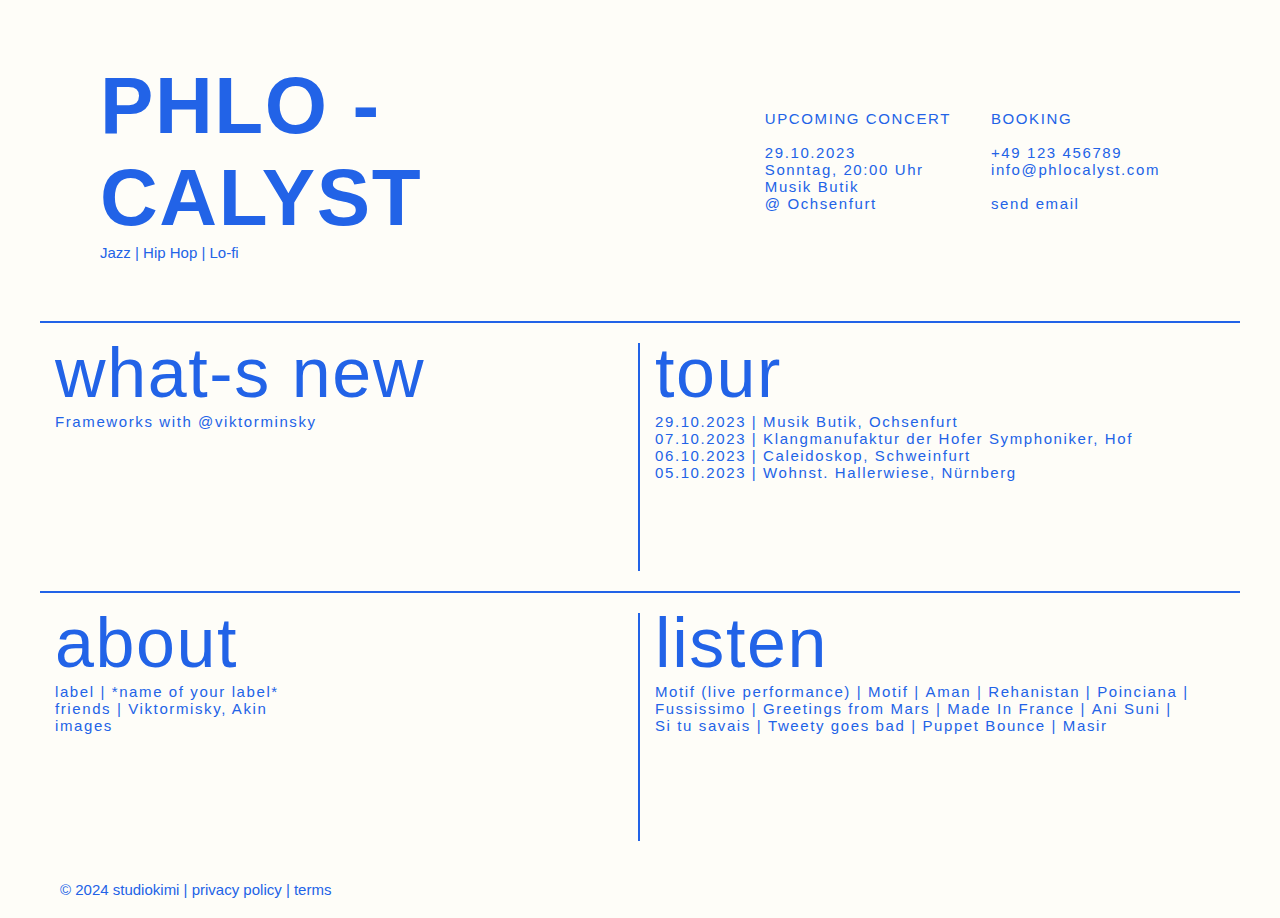
<file: index.html>
<!DOCTYPE html>
<html lang="en">
<head>
    <meta charset="UTF-8">
    <meta name="viewport" content="width=device-width, initial-scale=1.0">
    <link rel="stylesheet" href="index.css">
    <link rel="stylesheet" href="media.css">
    <link rel="icon" href="image/favicon.ico" type="image/x-icon">
    <title>phlocalyst</title>
</head>
<body>
    <header>
        <div class="logo">
            <h1><a href="index">PHLO -<br>CALYST</a></h1>
            <p>Jazz | Hip Hop | Lo-fi</p>
        </div>
        <div class="index">
            <ul>
                <li>UPCOMING CONCERT</li>
                <br>
                <li>29.10.2023</li>
                <li>Sonntag, 20:00 Uhr</li>
                <li>Musik Butik</li>
                <li>@ Ochsenfurt</li>
            </ul>
            <ul>
                <li>BOOKING</li>
                <br>
                <li>+49 123 456789</li>
                <li>info@phlocalyst.com</li>
                <br>
                <li><a href="mailto:info@rehansyed.de">send email</a></li>
            </ul>
        </div>
    </header>
    <main>
        <section class="main">
            <a href="new.html">what-s new </a>
            <p>Frameworks with @viktorminsky</p>

        </section>
        <section class="main">
            <a href="tour.html">tour</a>
            <p>29.10.2023 | Musik Butik, Ochsenfurt</p>
            <p>07.10.2023 | Klangmanufaktur der Hofer Symphoniker, Hof</p>
            <p>06.10.2023 | Caleidoskop, Schweinfurt</p>
            <p>05.10.2023 | Wohnst. Hallerwiese, Nürnberg</p>
        </section>
        <section class="main">
            <a href="about.html">about</a>
            <p><a href="about.html/haraldoeler.html">label | *name of your label*</a></p>
            <p><a href="about.html/simonort.html">friends | Viktormisky, Akin </a></p>
            <p><a href="galerie.html">images</a></p>
        </section>
        <section class="main">
            <a href="listen.html">listen</a>
            <p>
                <a class="listen" href="listen.html#MotifLive">Motif (live performance)</a> | 
                <a class="listen" href="listen.html#Motif">Motif</a> | 
                <a class="listen" href="listen.html#Aman">Aman</a> | 
                <a class="listen" href="listen.html#Rehanistan">Rehanistan</a> | 
                <a class="listen" href="listen.html#Poinciana">Poinciana</a> | 
                <a class="listen" href="listen.html#Fussissimo">Fussissimo</a> | 
                <a class="listen" href="listen.html#GreetingsfromMars">Greetings from Mars</a> | 
                <a class="listen" href="listen.html#MadeInFrance">Made In France</a> | 
                <a class="listen" href="listen.html#AniSuni">Ani Suni</a> | 
                <a class="listen" href="listen.html#Situsavais">Si tu savais</a> | 
                <a class="listen" href="listen.html#Tweetygoesbad">Tweety goes bad</a> | 
                <a class="listen" href="listen.html#PuppetBounce">Puppet Bounce</a> | 
                <a class="listen" href="listen.html#Masir">Masir</a>
            </p>
        </section>
        <footer>
            <div class="footer">
                <p>&copy; 2024 <a href="" target="_blank">studiokimi</a> | <a href="privacy" target="_blank">privacy policy</a> | <a href="terms" target="_blank">terms</a></p>
            </div>
        </footer>
    </main>
</body>
</html>
</file>
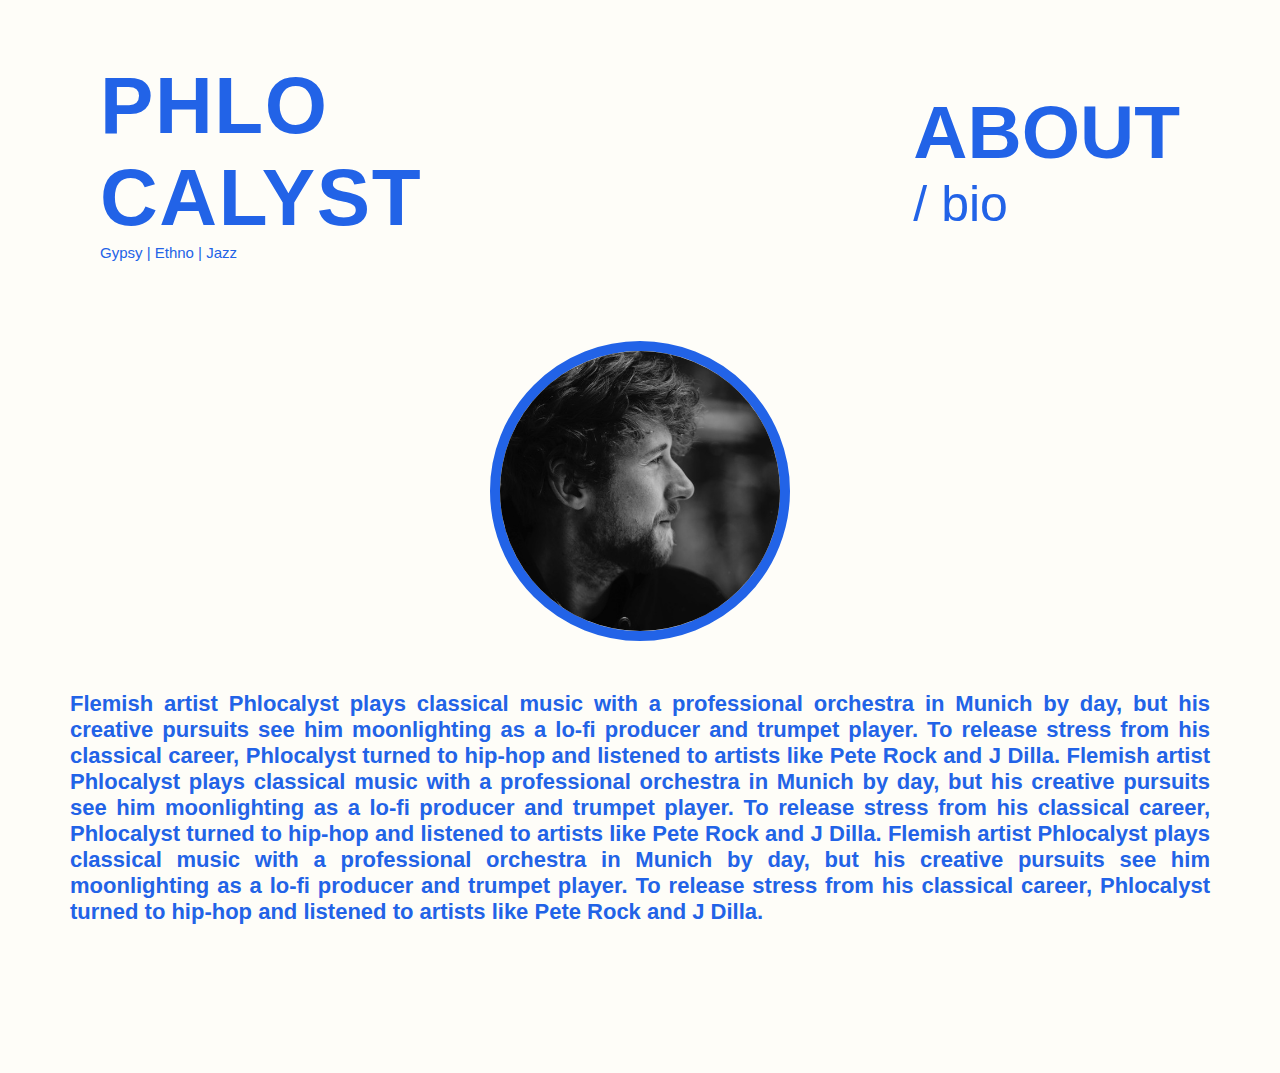
<file: about.html>
<!DOCTYPE html>
<html lang="en">
<head>
    <meta charset="UTF-8">
    <meta name="viewport" content="width=device-width, initial-scale=1.0">
    <title>phlocalyst</title>
    <link rel="icon" href="image/favicon.ico" type="image/x-icon">
    <link rel="stylesheet" href="index.css">
    <link rel="stylesheet" href="media.css">
    <style>
        /* Style for the lightbox */
        .lightbox {
            display: none;
            position: fixed;
            z-index: 999;
            padding-top: 100px;
            left: 0;
            top: 0;
            width: 100%;
            height: 100%;
            overflow: auto;
            background-color: rgb(0,0,0);
            background-color: rgba(0,0,0,0.9);
        }
        .lightbox-content {
            margin: auto;
            display: block;
            width: 80%;
            max-width: 800px;
        }
        .lightbox img {
            width: 100%;
            height: auto;
        }
        .lightbox-close {
            position: absolute;
            top: 15px;
            right: 35px;
            color: #f1f1f1;
            font-size: 40px;
            font-weight: bold;
            transition: 0.3s;
        }
        .lightbox-close:hover,
        .lightbox-close:focus {
            color: #bbb;
            text-decoration: none;
            cursor: pointer;
        }
    </style>
</head>
<body>
    <header>
        <div class="logo">
            <h1><a href="index">PHLO<br>CALYST</a></h1>
            <p>Gypsy | Ethno | Jazz</p>
        </div>
        <div class="header">
            <h2>ABOUT</h2>
            <p>/ bio</p>
        </div>
    </header>
    <section id="about">
        <div class="team-member">
            <!-- Adding a link with class "lightbox-trigger" -->
            <a href="#" class="lightbox-trigger">
                <img src="image/phlocalyst.jpg" alt="phlocalst">
            </a>
        </div>

        <!-- Lightbox HTML -->
        <div id="lightbox" class="lightbox">
            <span class="lightbox-close" onclick="closeLightbox()">&times;</span>
            <div class="lightbox-content">
                <img src="image/phlocalyst.jpg" alt="phlocalst">
            </div>
        </div>
        
     
        <h2>Flemish artist Phlocalyst plays classical music with a professional orchestra in Munich by day, but his creative pursuits see him moonlighting as a lo-fi producer and trumpet player. To release stress from his classical career, Phlocalyst turned to hip-hop and listened to artists like Pete Rock and J Dilla. Flemish artist Phlocalyst plays classical music with a professional orchestra in Munich by day, but his creative pursuits see him moonlighting as a lo-fi producer and trumpet player. To release stress from his classical career, Phlocalyst turned to hip-hop and listened to artists like Pete Rock and J Dilla. Flemish artist Phlocalyst plays classical music with a professional orchestra in Munich by day, but his creative pursuits see him moonlighting as a lo-fi producer and trumpet player. To release stress from his classical career, Phlocalyst turned to hip-hop and listened to artists like Pete Rock and J Dilla.</h2>
        <br>
    </section>

    <!-- JavaScript for the lightbox functionality -->
    <script>
        // Function to open the lightbox
        function openLightbox() {
            document.getElementById('lightbox').style.display = 'block';
        }

        // Function to close the lightbox
        function closeLightbox() {
            document.getElementById('lightbox').style.display = 'none';
        }

        // Get all elements with class "lightbox-trigger"
        var lightboxTriggers = document.getElementsByClassName('lightbox-trigger');

        // Add event listeners to all lightbox triggers
        for (var i = 0; i < lightboxTriggers.length; i++) {
            lightboxTriggers[i].addEventListener('click', function(e) {
                e.preventDefault();
                openLightbox();
            });
        }
    </script>
</body>
</html>
</file>
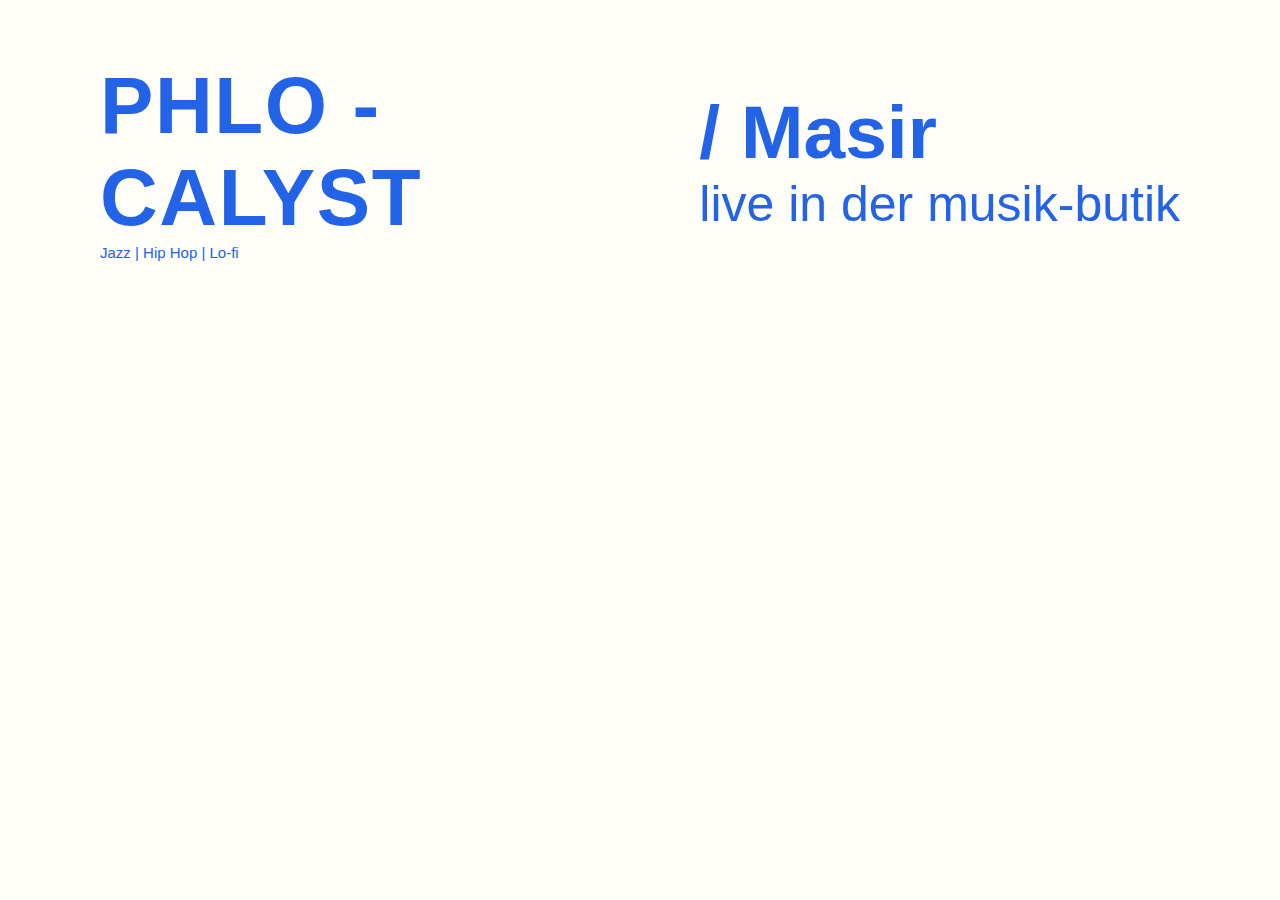
<file: bossa9.html>
<!DOCTYPE html>
<html lang="en">
<head>
    <meta charset="UTF-8">
    <meta name="viewport" content="width=device-width, initial-scale=1.0">
    <link rel="stylesheet" href="index.css">
    <title>phlocalyst</title>
    <style>
        header {
            display: flex;
        }
        .song {
            font-size: 50px;
        }
    </style>
</head>
<body>
    <header>
        <div class="logo">
            <h1><a href="index">PHLO -<br>CALYST</a></h1>
            <p>Jazz | Hip Hop | Lo-fi</p>
        </div>
        <div class="song">
            <h2>/ Masir</h2>
            <p>live in der musik-butik</p>
        </div>
    </header>
    <main>
        
    </main>
</body>
</html>
</file>
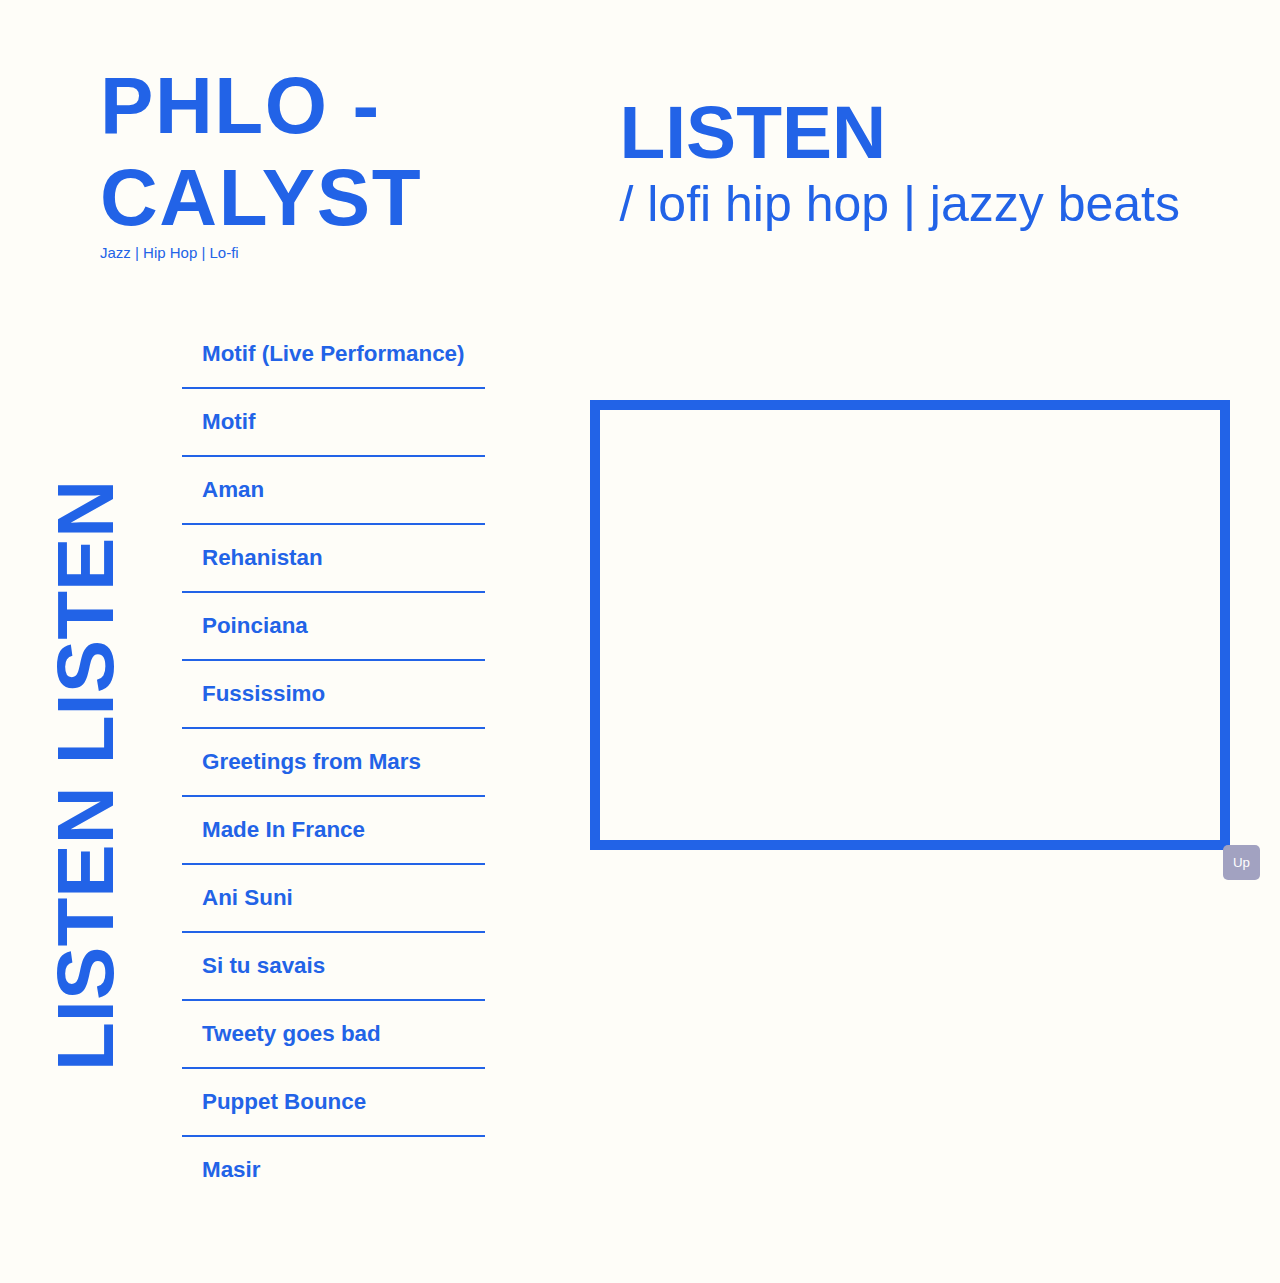
<file: listen.html>
<!DOCTYPE html>
<html lang="en">
<head>
    <meta charset="UTF-8">
    <meta name="viewport" content="width=device-width, initial-scale=1.0">
    <title>phlocalyst</title>
    <link rel="icon" href="image/favicon.ico" type="image/x-icon">
    <link rel="stylesheet" href="index.css">
    <link rel="stylesheet" href="media.css">
    <link rel="stylesheet" href="https://cdnjs.cloudflare.com/ajax/libs/font-awesome/6.2.1/css/all.min.css">
</head>
<body>
    <header>
        <div class="logo">
            <h1><a href="index">PHLO -<br>CALYST</a></h1>
            <p>Jazz | Hip Hop | Lo-fi</p>
        </div>
        </div>
        <div class="header">
            <h2>LISTEN</h2>
            <p>/ lofi hip hop | jazzy beats</p>
        </div>
    </header>
    <section id="listen" class="section">
        <h1 class="title">LISTEN LISTEN</h1>
        <ul>
            <li id="MotifLive" data-src="https://www.youtube.com/embed/ClN9-peEIKE?si=wAO8rjROR52LC8Hq">Motif (Live Performance)</li>
            <li id="Motif" data-src="https://www.youtube.com/embed/zxUZ_XtwVZo?si=KVSWgxmnzY1uA1Ub">Motif</li>
            <li id="Aman" data-src="https://www.youtube.com/embed/WkxEwOPyBnw?si=YLUGdXq7obswHsmz">Aman</li>
            <li id="Rehanistan" data-src="https://www.example.com/iframe4">Rehanistan</li>
            <li id="Poinciana" data-src="https://www.example.com/iframe5">Poinciana</li>
            <li id="Fussissimo" data-src="https://www.example.com/iframe6">Fussissimo</li>
            <li id="GreetingsfromMars" data-src="https://www.example.com/iframe6">Greetings from Mars</li>
            <li id="MadeInFrance" data-src="https://www.example.com/iframe6">Made In France</li>
            <li id="AniSuni" data-src="https://www.example.com/iframe6">Ani Suni</li>
            <li id="Situsavais" data-src="https://www.example.com/iframe6">Si tu savais</li>
            <li id="Tweetygoesbad" data-src="https://www.example.com/iframe6">Tweety goes bad</li>
            <li id="PuppetBounce" data-src="https://www.example.com/iframe6">Puppet Bounce</li>
            <li id="Masir" data-src="https://www.example.com/iframe6">Masir</li>
        </ul>
    </section>
    <button id="scrollToTopBtn" onclick="scrollToTop()">Up</button>
    <div id="iframe-container">
        <iframe id="iframe" src=""></iframe>
    </div>
    <script>
        document.addEventListener("DOMContentLoaded", function() {
            var hash = window.location.hash.substring(1); // Get the hash value from the URL

            if (hash) {
                // Convert the hash value to match the id of the list item
                var trackId = hash.replace(/\s+/g, '_');
                var trackElement = document.getElementById(trackId); // Find the corresponding list item by ID

                if (trackElement) {
                    // Get the data-src attribute of the corresponding list item
                    var src = trackElement.getAttribute('data-src');

                    if (src) {
                        // Update the source of the iframe with the data-src
                        var iframe = document.getElementById('iframe');
                        iframe.src = src + '&autoplay=1'; // Append autoplay parameter to enable auto-play
                    }
                }
            }
        });

        var listItems = document.querySelectorAll('#listen ul li');
        var iframeContainer = document.getElementById('iframe-container');
        var iframe = document.getElementById('iframe');
        var headerParagraph = document.querySelector('.header p');

        // Default image URL
        var defaultImageUrl = '';

        // Set default image in the iframe
        iframe.src = defaultImageUrl;

        listItems.forEach(function(item) {
            item.addEventListener('click', function(event) {
                event.preventDefault(); // Prevent the default link behavior
                var src = item.getAttribute('data-src');
                var trackName = item.innerText; // Get the text content of the clicked list item

                // Extract the video ID from the data-src attribute
                var videoId = src.split('/').pop().split('?')[0];

                // Construct the YouTube embed URL
                var youtubeEmbedUrl = 'https://www.youtube.com/embed/' + videoId + '?autoplay=1';

                iframe.src = youtubeEmbedUrl;
                headerParagraph.textContent = "/ " + trackName; // Append '/' before the track name
            });
        });

        function scrollToTop() {
            window.scrollTo({
                top: 0,
                behavior: 'smooth'
            });
        }
    </script>
</body>
</html>
</file>
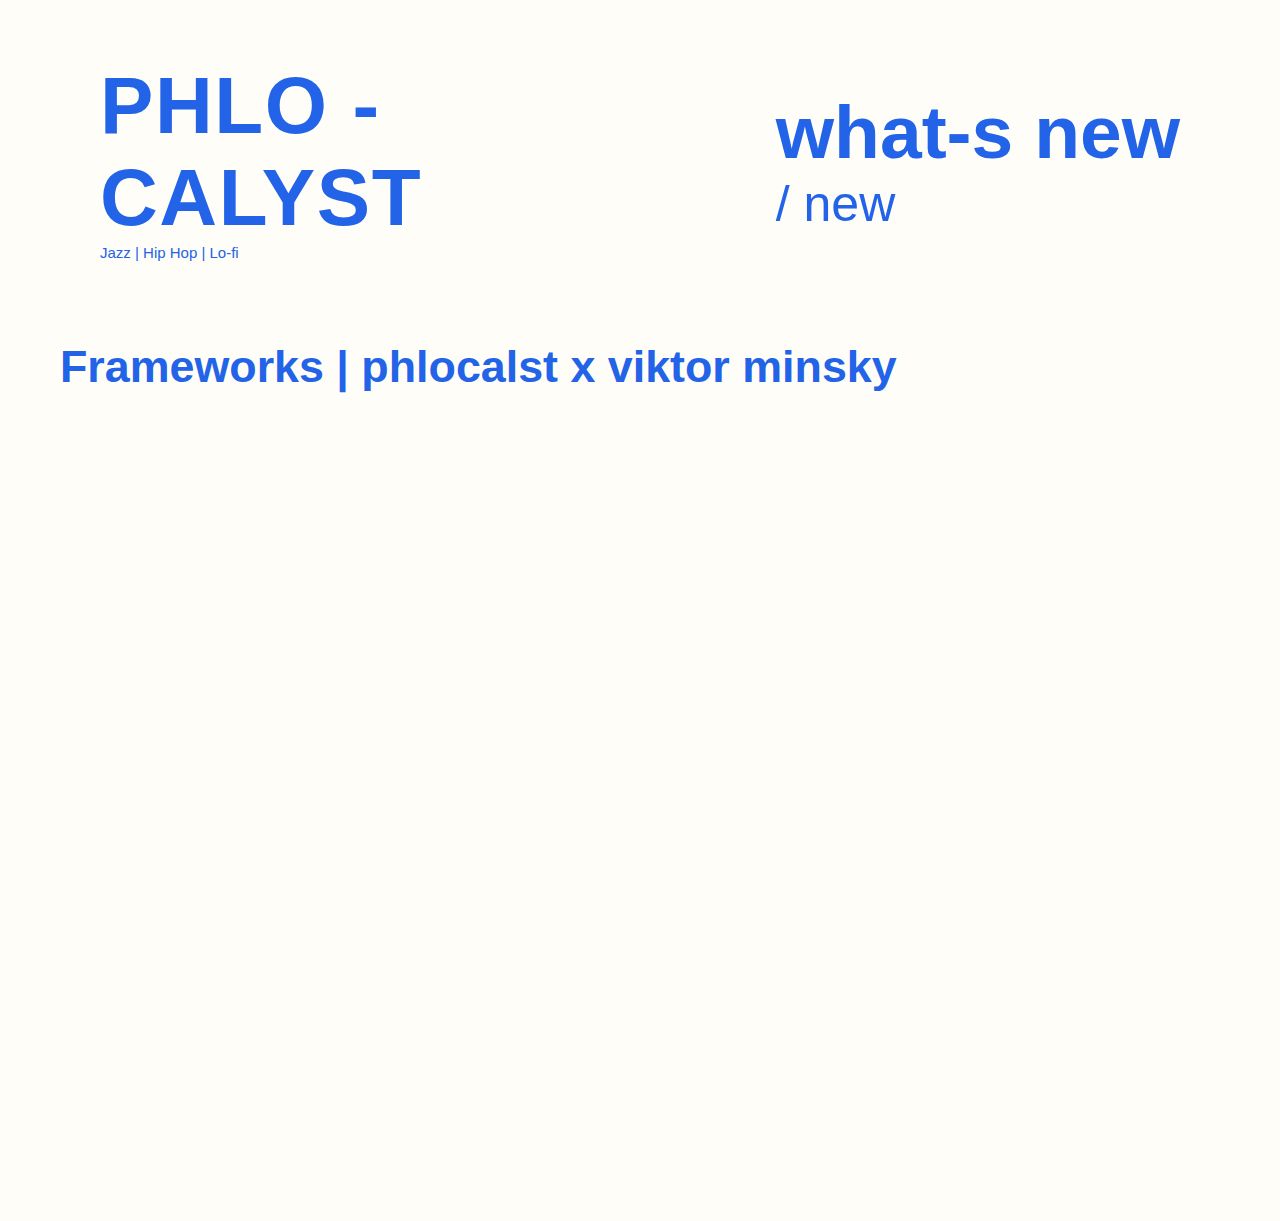
<file: new.html>
<!DOCTYPE html>
<html lang="en">
<head>
    <meta charset="UTF-8">
    <meta name="viewport" content="width=device-width, initial-scale=1.0">
    <title>phlocalyst</title>
    <link rel="icon" href="image/favicon.ico" type="image/x-icon">
    <link rel="stylesheet" href="index.css">
    <link rel="stylesheet" href="media.css">
    <link rel="stylesheet" href="https://cdnjs.cloudflare.com/ajax/libs/font-awesome/6.2.1/css/all.min.css">
</head>
<body>
    <header>
        <div class="logo">
            <h1><a href="index">PHLO -<br>CALYST</a></h1>
            <p>Jazz | Hip Hop | Lo-fi</p>
        </div>
        </div>
        <div class="header">
            <h2>what-s new</h2>
            <p>/ new</p>
        </div>
    </header>
    <section id="new" class="section">
        <div class="new">
            <h1>Frameworks | phlocalst x viktor minsky </h1>
            <iframe style="border-radius:12px" src="https://open.spotify.com/embed/album/5yoMLqQhCNenP58Jj47JIp?utm_source=generator&theme=0" width="50%" height="352" frameBorder="0" allowfullscreen="" allow="autoplay; clipboard-write; encrypted-media; fullscreen; picture-in-picture" loading="lazy"></iframe>
        </div>
    </section>
</body>
</html>
</file>
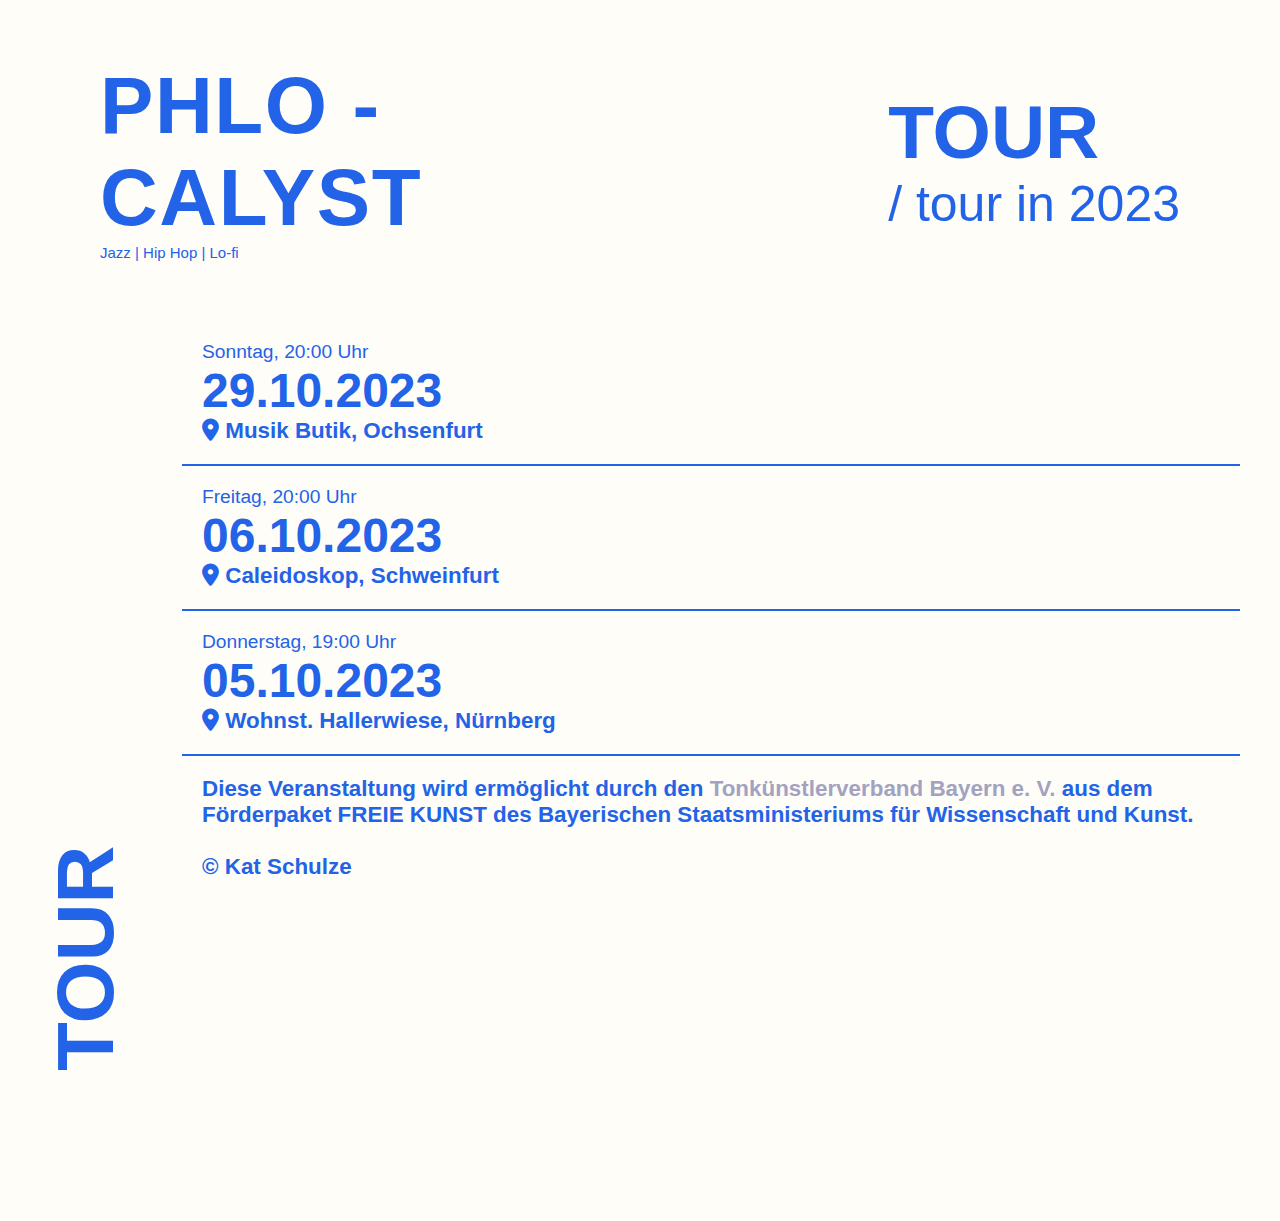
<file: tour.html>
<!DOCTYPE html>
<html lang="en">
<head>
    <meta charset="UTF-8">
    <meta name="viewport" content="width=device-width, initial-scale=1.0">
    <title>phlocalyst</title>
    <link rel="icon" href="image/favicon.ico" type="image/x-icon">
    <link rel="stylesheet" href="index.css">
    <link rel="stylesheet" href="media.css">
    <link rel="stylesheet" href="https://cdnjs.cloudflare.com/ajax/libs/font-awesome/6.2.1/css/all.min.css">
</head>
<body>
    <header>
        <div class="logo">
            <h1><a href="index">PHLO -<br>CALYST</a></h1>
            <p>Jazz | Hip Hop | Lo-fi</p>
        </div>
        <div class="header">
            <h2>TOUR</h2>
            <p>/ tour in 2023</p>
        </div>
    </header>
    <section id="tour" class="section">
        <h1 class="title">tour</h1>
        <ul>
            <li>
                <p class="uhr">Sonntag, 20:00 Uhr</p>
                <p class="datum">29.10.2023</p>
                <p><i class="fa-solid fa-location-dot"></i> <a href="https://musik-butik.de/tag/fussissimo/" target="_blank" >Musik Butik, Ochsenfurt</a></p>
            </li>
            <li>
                <p class="uhr">Freitag, 20:00 Uhr</p>
                <p class="datum">06.10.2023</p>
                <p><i class="fa-solid fa-location-dot"></i> <a href="https://drum-experience.de/event/trio-fussissimo/" target="_blank"> Caleidoskop, Schweinfurt</a></p>                
            </li>
            <li>
                <p class="uhr">Donnerstag, 19:00 Uhr</p>
                <p class="datum">05.10.2023</p>
                <p><i class="fa-solid fa-location-dot"></i> <a href="" target="_blank">Wohnst. Hallerwiese, Nürnberg</a></p>
            </li>
            <li>
                <p>Diese Veranstaltung wird ermöglicht durch den <a href="https://www.dtkvbayern.de" target="_blank"><span>Tonkünstlerverband Bayern e. V. </span></a> aus dem Förderpaket FREIE KUNST des Bayerischen Staatsministeriums für Wissenschaft und Kunst.</p>
                <br>
                <p>© Kat Schulze</p>
            </li>
        </ul>
            </section>
</body>
</html>
</file>
<file: index.css>
:root {
    --main-color: #FEFDF8;
    --secondary-color: #2263E7;
    --extra-color:#a2a2c1;
  }
* {
    margin: 0;
    padding: 0;
    list-style: none;
    box-sizing: border-box;
    scrollbar-width: none; /* Firefox */
    -ms-overflow-style: none; /* IE and Edge */
}
*::-webkit-scrollbar {
    display: none; /* Chrome, Safari, and Opera */
}
html {
	font-family: Helvetica;
	scroll-behavior: smooth;
}
a {
    color: var(--secondary-color);
    text-decoration: none;
}  
a:hover {
    font-style: italic;
    color: var(--extra-color);
}
span {
    color: var(--extra-color);
}
body {
    background-color: var(--main-color);
    color: var(--secondary-color);
    max-width: 1200px;
    margin: 0 auto;
    height:auto;
}
header {
    padding: 60px;
    display: flex;
    justify-content: space-between;
    align-items: center;
}
.logo {
    font-size: 40px;
    letter-spacing: 0.1rem;
}
.logo :hover {
    color: var(--secondary-color);
}
.logo p {
    font-size: 15px;
    letter-spacing: normal;
}
.index {
    display: flex;
    justify-content: space-between;
    letter-spacing: 0.1rem;
    font-weight: lighter;
    font-size: 15px;
}
.index ul {
    padding:20px;
}

.header {
    font-size: 50px;
}
.header .copyright {
    font-size: 15px;
    text-align: right;
    letter-spacing: 0.1rem;
    font-weight: lighter;
}
   
main {
    display: flex;
    flex-wrap: wrap;
    height: 100%;
}
main::after {
    content: ""; /* Create an empty content for the ::after pseudo-element */
    position: absolute; /* Position it absolutely */
    top: 0;
    left: 0;
    width: 100%; /* Cover the entire body */
    height: 100%;
    z-index: -1; /* Place it behind the content */
    opacity: 0.2; /* Opacity of the background image */
    background-size: cover; /* This property ensures that the background image covers the entire element */
    background-repeat: no-repeat; 
}
main p {
    font-size: 15px;
}
.main {
    width: 50%;
    height: 270px;
    padding-top: 10px;
    padding-left: 15px;
    font-size: 70px;
    font-weight: lighter;
    letter-spacing: 0.1rem;
    border-top: solid 2px var(--secondary-color);
    position: relative; 
}

.main:not(:nth-child(2)):not(:nth-child(4)):before {
    content: ''; /* Adding a pseudo-element for spacing */
    position: absolute;
    top: 20px; /* Adjust top spacing as needed */
    bottom: 20px; /* Adjust bottom spacing as needed */
    right: 0;
    width: 2px;
    background-color: var(--secondary-color);
}
.main a {
    color: var(--secondary-color);
    text-decoration: none;
    display: inline-block;
    position: relative; /* Added for positioning */
    transition: transform 0.3s;
}
.main a:hover {
    color: var(--second-color);
    transform: skewX(15deg); 
    font-style: italic; 
}
.main a::after {
    content: '\2192'; /* Unicode character for right arrow */
    position: absolute;
    top: 50%;
    right: -100px; /* Adjust distance from text */
    transform: translateY(-50%) scale(0); /* Initially hidden */
    color: rgba(240, 248, 255, 0.5); /* Adjust arrow color */
    font-family: "Font Awesome"; /* Assuming you're using Font Awesome for icons */
    z-index: -1;
    transition: transform 0.3s ease, color 0.3s ease; /* Added transition for smooth animation */
}

.main a:hover::after {
    transform: translateY(-50%) scale(1); /* Show arrow on hover */
    color: var(--secondary-color);
}


.title{
    writing-mode: vertical-lr; 
    text-orientation: mixed; 
    transform: rotate(180deg);
    font-size: 80px;
    text-transform: uppercase;
    margin-right: 50px;
    margin-bottom: 50px; /**/
}

section {
    padding-bottom: 100px;
}
/* new */
#new {
    display: flex;
    flex-direction: column;

}
#new .new {
    padding: 20px;
}
/* about */
#about {
    display: flex;
    flex-wrap: wrap;
    text-align: justify;
    height: auto;
    justify-content: center;
}
#about h2 {
    font-size: 22px;
    margin: 30px;
}
.team-member {
    position: relative;
    width: 300px;
    height: 300px;
    border-radius: 50%;
    overflow: hidden;
    margin: 20px;
    border: 10px solid var(--secondary-color);
}

.team-member img {
    width: 100%;
    height: 100%;
    object-fit: cover;
    object-position: top;
    transition: opacity 0.3s ease;
}

.team-member:hover img {
    opacity: 0.7; 
}

.team-member::after {
    content: attr(alt);
    position: absolute;
    top: 50%;
    left: 50%;
    transform: translate(-50%, -50%);
    opacity: 0;
    transition: opacity 0.3s ease;
}

.team-member:hover::after {
    opacity: 1;
}

.section {
    width: 100%;
	height: 100vh;
    display: flex;
    font-size: 1.4rem;
    font-weight: bold;
}
.section ul li {
    border-bottom: 2px solid var(--secondary-color);
    padding: 20px;
    padding-bottom: 20px;
}
.section ul li:last-child {
    border-bottom: none;
}
/* tour */
.uhr {
    font-weight: lighter;
    font-size: 1.2rem;
}
.datum {
    font-size: 3rem;
}

#tour img {
    width: 600px;
    margin-left: 40px;
    padding-bottom: 50px; /**/
}

/* listen */
#listen li:hover {
    cursor: pointer;
    color: var(--extra-color);
}
#listen ul li:last-child {
    padding-bottom: 100px;
}
#iframe-container {
    position: absolute;
    top: 400px;
    right: 50px;
    width: 50%;
    height: 50%;
    border: 10px solid var(--secondary-color);
}

iframe {
    width: 100%;
    height: 100%;
    border: none;
}

#scrollToTopBtn {
    position: fixed;
    bottom: 20px;
    right: 20px;
    z-index: 9999;
    background-color: var(--extra-color);
    color: #fff;
    border: none;
    border-radius: 5px;
    padding: 10px;
    cursor: pointer;
}

/* galerie */
#galerie {
    height: auto;
}
.galerie img {
    width: 320px;
}

.galerie .group {
    width:970px;
}
.galerie img:hover {
    cursor: pointer;
}
.modal {
    display: none;
    position: fixed;
    z-index: 1;
    left: 0;
    top: 0;
    width: 100%;
    height: 100%;
    overflow: auto;
    background-color: rgba(0, 0, 0, 0.8); /* Dark background with opacity */
}
.modal-content {
    margin: auto;
    display: block;
    width: 80%;
    max-width: 800px;
}
.modal-content img {
    width: 100%;
    height: auto;
    display: block;
    margin: auto;
}

.close {
    position: absolute;
    top: 10px;
    right: 20px;
    color: #fff;
    font-size: 50px;
    font-weight: bold;
    cursor: pointer;
}

.footer {
    font-weight: lighter;
    font-size: 15px;
    padding: 20px;
    display: inline-flex;
}
</file>
<file: media.css>
@media only screen and (min-width: 1200px) and (max-width: 1399px) {

}
@media only screen and (min-width: 992px) and (max-width: 1199px) {
    .logo {
        color: green;
        padding-right: 50px;
    }
    body {
        max-width: 990px;
    }
    .team-member {
        width: 270px;
        height: 270px;
    }
    #tour {
        display: flex;
        flex-direction: column;
    }
    #tour .title {
        display: none;
    }
    #tour img {
        width: 900px;
        padding-bottom: 100px; /**/
    }
}

@media only screen and (min-width: 768px) and (max-width: 991px) {
    .logo {
        color: yellow;
        padding-right: 50px;
    }
    body {
        max-width: 760px;
    }
    .main a::after {
        display: none;
    }
    #iframe-container {
        right: 20px;
        width: 40%;
        height: 60%;
    }
    .team-member {
        width: 230px;
        height: 230px;
        margin: 10px;
    }
    #tour {
        display: flex;
        flex-direction: column;
    }
    #tour .title {
        display: none;
    }
    #tour img {
        width: 740px;
        margin-left: 0;
        padding-bottom: 100px; /**/
    }

}

@media only screen and (min-width:480px) and (max-width: 767px) {
    .logo {
        color: darkmagenta;
        padding-right: 50px;
    }
    body {
        max-width: 480px;
    }
    header{
        padding: 30px;
        display: flex;
        flex-direction: column;        
        justify-content:center;
        align-items: start;
    }
    .header {
        font-size: 30px;
        display: flex;
    }
    .main a::after {
        display: none;
    }
    #iframe-container {
        top: 1200px;
        right: 50px;
        width: 60%;
        height: 20%;
        
    }
    #tour {
        display: flex;
        flex-direction: column;
    }
    #tour .title {
        display: none;
    }
    #tour img {
        width: 480px;
        margin-left: 20px;
        padding-bottom: 100px; /**/
    }


}
@media only  screen and (min-width:320px)and (max-width: 479px) {
    .logo {
        color: chartreuse;
        padding-right: 50px;
    }
    
    body {

        max-width: 300px;
    }
}
</file>
